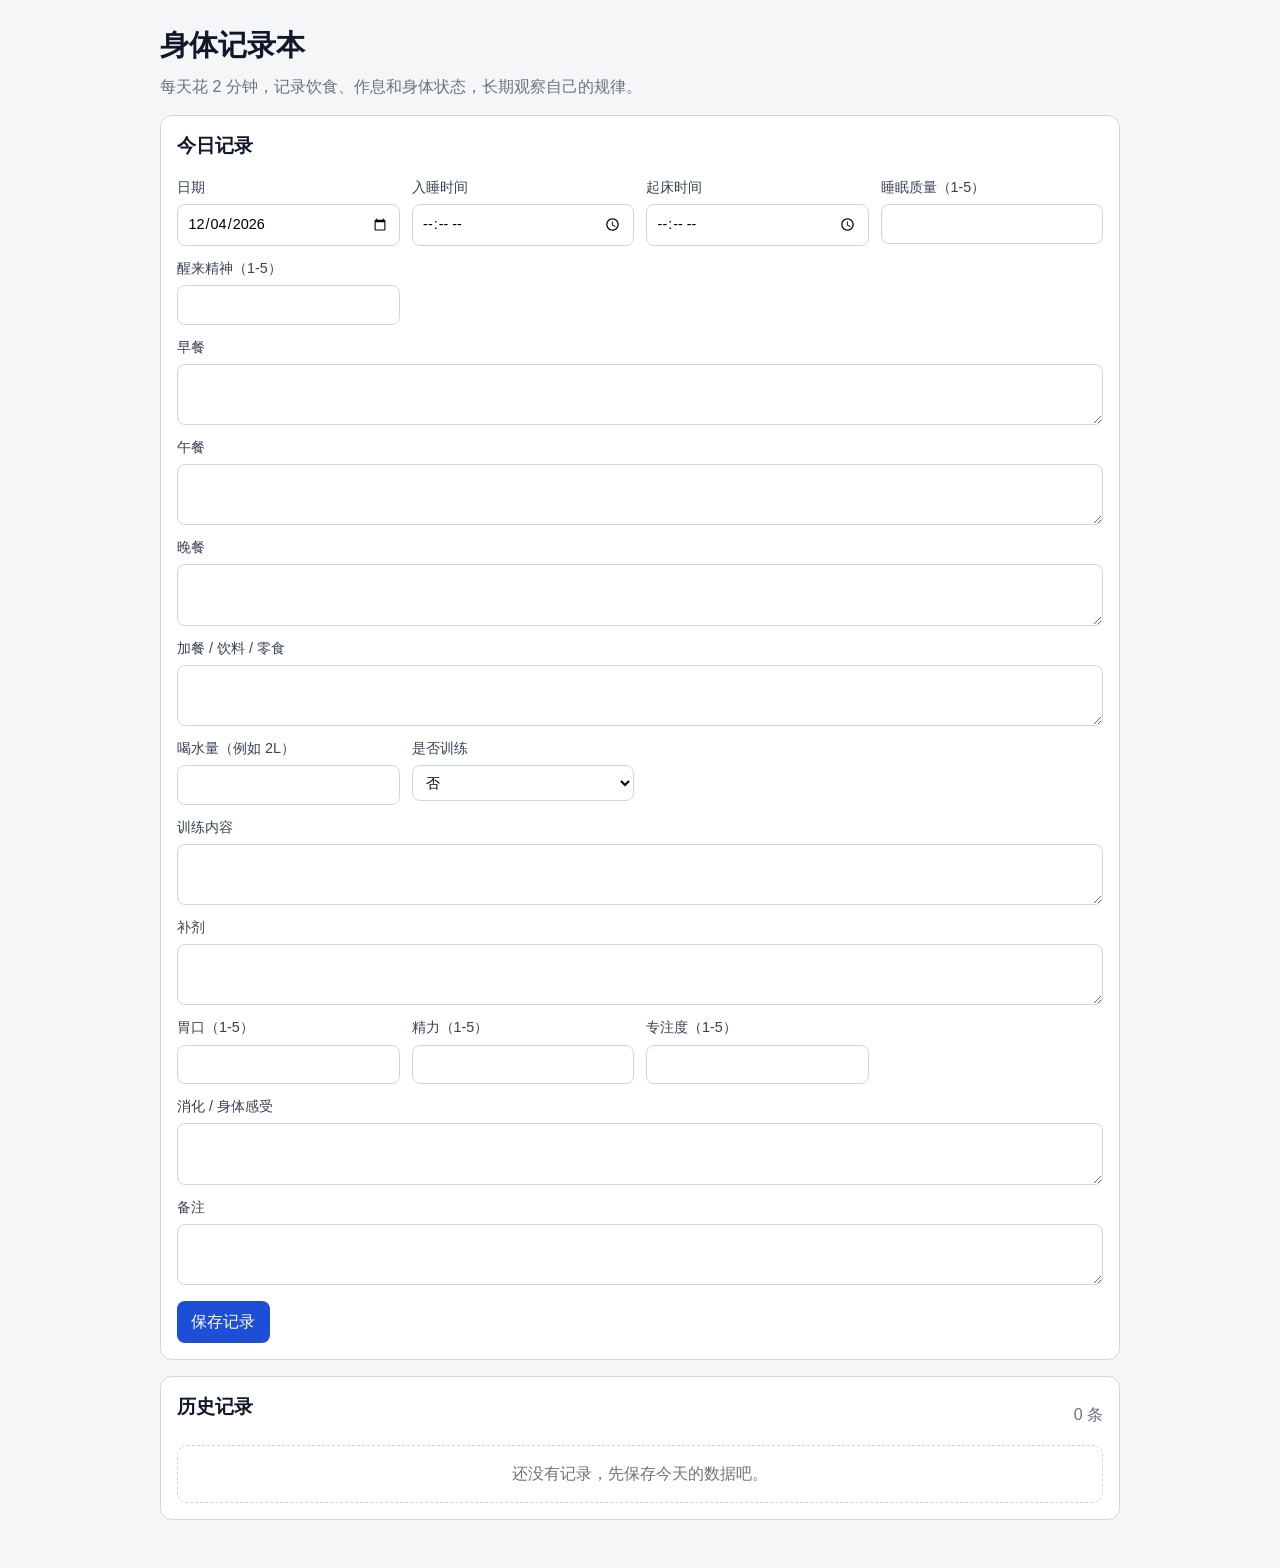
<file: index.html>
<!DOCTYPE html>
<html lang="zh-CN">
  <head>
    <meta charset="UTF-8" />
    <meta name="viewport" content="width=device-width, initial-scale=1.0" />
    <title>身体记录本</title>
    <link rel="stylesheet" href="style.css" />
  </head>
  <body>
    <main class="container">
      <header class="app-header">
        <h1>身体记录本</h1>
        <p>每天花 2 分钟，记录饮食、作息和身体状态，长期观察自己的规律。</p>
      </header>

      <section class="card">
        <h2 id="form-title">今日记录</h2>
        <form id="record-form" class="record-form">
          <div class="grid">
            <label>
              日期
              <input type="date" name="date" required />
            </label>
            <label>
              入睡时间
              <input type="time" name="sleepTime" />
            </label>
            <label>
              起床时间
              <input type="time" name="wakeTime" />
            </label>
            <label>
              睡眠质量（1-5）
              <input type="number" name="sleepQuality" min="1" max="5" />
            </label>
            <label>
              醒来精神（1-5）
              <input type="number" name="morningEnergy" min="1" max="5" />
            </label>
            <label class="full">
              早餐
              <textarea name="breakfast" rows="2"></textarea>
            </label>
            <label class="full">
              午餐
              <textarea name="lunch" rows="2"></textarea>
            </label>
            <label class="full">
              晚餐
              <textarea name="dinner" rows="2"></textarea>
            </label>
            <label class="full">
              加餐 / 饮料 / 零食
              <textarea name="snacks" rows="2"></textarea>
            </label>
            <label>
              喝水量（例如 2L）
              <input type="text" name="water" />
            </label>
            <label>
              是否训练
              <select name="trained">
                <option value="否">否</option>
                <option value="是">是</option>
              </select>
            </label>
            <label class="full">
              训练内容
              <textarea name="trainingDetails" rows="2"></textarea>
            </label>
            <label class="full">
              补剂
              <textarea name="supplements" rows="2"></textarea>
            </label>
            <label>
              胃口（1-5）
              <input type="number" name="appetite" min="1" max="5" />
            </label>
            <label>
              精力（1-5）
              <input type="number" name="energy" min="1" max="5" />
            </label>
            <label>
              专注度（1-5）
              <input type="number" name="focus" min="1" max="5" />
            </label>
            <label class="full">
              消化 / 身体感受
              <textarea name="bodyFeeling" rows="2"></textarea>
            </label>
            <label class="full">
              备注
              <textarea name="notes" rows="2"></textarea>
            </label>
          </div>
          <div class="actions">
            <button type="submit" id="save-btn">保存记录</button>
            <button type="button" id="cancel-edit-btn" class="secondary" hidden>
              取消编辑
            </button>
          </div>
        </form>
      </section>

      <section class="card">
        <div class="history-header">
          <h2>历史记录</h2>
          <span id="record-count">0 条</span>
        </div>
        <div id="history-list" class="history-list"></div>
      </section>
    </main>

    <template id="record-item-template">
      <article class="record-item">
        <div class="record-head">
          <button class="toggle" type="button"></button>
          <div class="record-actions">
            <button class="secondary edit-btn" type="button">编辑</button>
            <button class="danger delete-btn" type="button">删除</button>
          </div>
        </div>
        <div class="record-details" hidden></div>
      </article>
    </template>

    <script src="app.js"></script>
  </body>
</html>
</file>
<file: style.css>
:root {
  color-scheme: light;
  --bg: #f5f6f8;
  --card: #ffffff;
  --text: #111827;
  --muted: #6b7280;
  --line: #d1d5db;
  --primary: #1d4ed8;
  --danger: #b91c1c;
}

* {
  box-sizing: border-box;
}

body {
  margin: 0;
  font-family: -apple-system, BlinkMacSystemFont, "Segoe UI", sans-serif;
  color: var(--text);
  background: var(--bg);
  line-height: 1.5;
}

.container {
  width: min(960px, 92vw);
  margin: 1.5rem auto 3rem;
}

.app-header h1 {
  margin: 0;
  font-size: 1.8rem;
}

.app-header p {
  margin-top: 0.5rem;
  color: var(--muted);
}

.card {
  background: var(--card);
  border: 1px solid var(--line);
  border-radius: 12px;
  padding: 1rem;
  margin-top: 1rem;
}

h2 {
  margin-top: 0;
  font-size: 1.2rem;
}

.grid {
  display: grid;
  gap: 0.75rem;
  grid-template-columns: repeat(auto-fit, minmax(180px, 1fr));
}

label {
  display: flex;
  flex-direction: column;
  font-size: 0.9rem;
  color: #374151;
  gap: 0.35rem;
}

label.full {
  grid-column: 1 / -1;
}

input,
select,
textarea,
button {
  font: inherit;
}

input,
select,
textarea {
  border: 1px solid var(--line);
  border-radius: 8px;
  padding: 0.5rem 0.6rem;
  background: #fff;
}

textarea {
  resize: vertical;
}

.actions {
  margin-top: 1rem;
  display: flex;
  gap: 0.6rem;
}

button {
  border: none;
  border-radius: 8px;
  padding: 0.55rem 0.9rem;
  cursor: pointer;
  background: var(--primary);
  color: #fff;
}

button.secondary {
  background: #e5e7eb;
  color: #111827;
}

button.danger {
  background: var(--danger);
}

.history-header {
  display: flex;
  justify-content: space-between;
  align-items: center;
  margin-bottom: 0.5rem;
}

#record-count {
  color: var(--muted);
}

.history-list {
  display: grid;
  gap: 0.7rem;
}

.record-item {
  border: 1px solid var(--line);
  border-radius: 10px;
  padding: 0.7rem;
}

.record-head {
  display: flex;
  justify-content: space-between;
  align-items: center;
  gap: 0.6rem;
}

.toggle {
  background: transparent;
  color: var(--text);
  text-align: left;
  padding: 0;
  font-weight: 600;
}

.record-actions {
  display: flex;
  gap: 0.5rem;
}

.record-details {
  margin-top: 0.6rem;
  padding-top: 0.6rem;
  border-top: 1px solid var(--line);
  display: grid;
  gap: 0.4rem;
}

.record-details p {
  margin: 0;
  font-size: 0.92rem;
}

.empty {
  padding: 1rem;
  text-align: center;
  color: var(--muted);
  border: 1px dashed var(--line);
  border-radius: 10px;
}

@media (max-width: 640px) {
  .container {
    width: 94vw;
    margin-top: 1rem;
  }

  .record-head {
    flex-direction: column;
    align-items: flex-start;
  }
}
</file>
